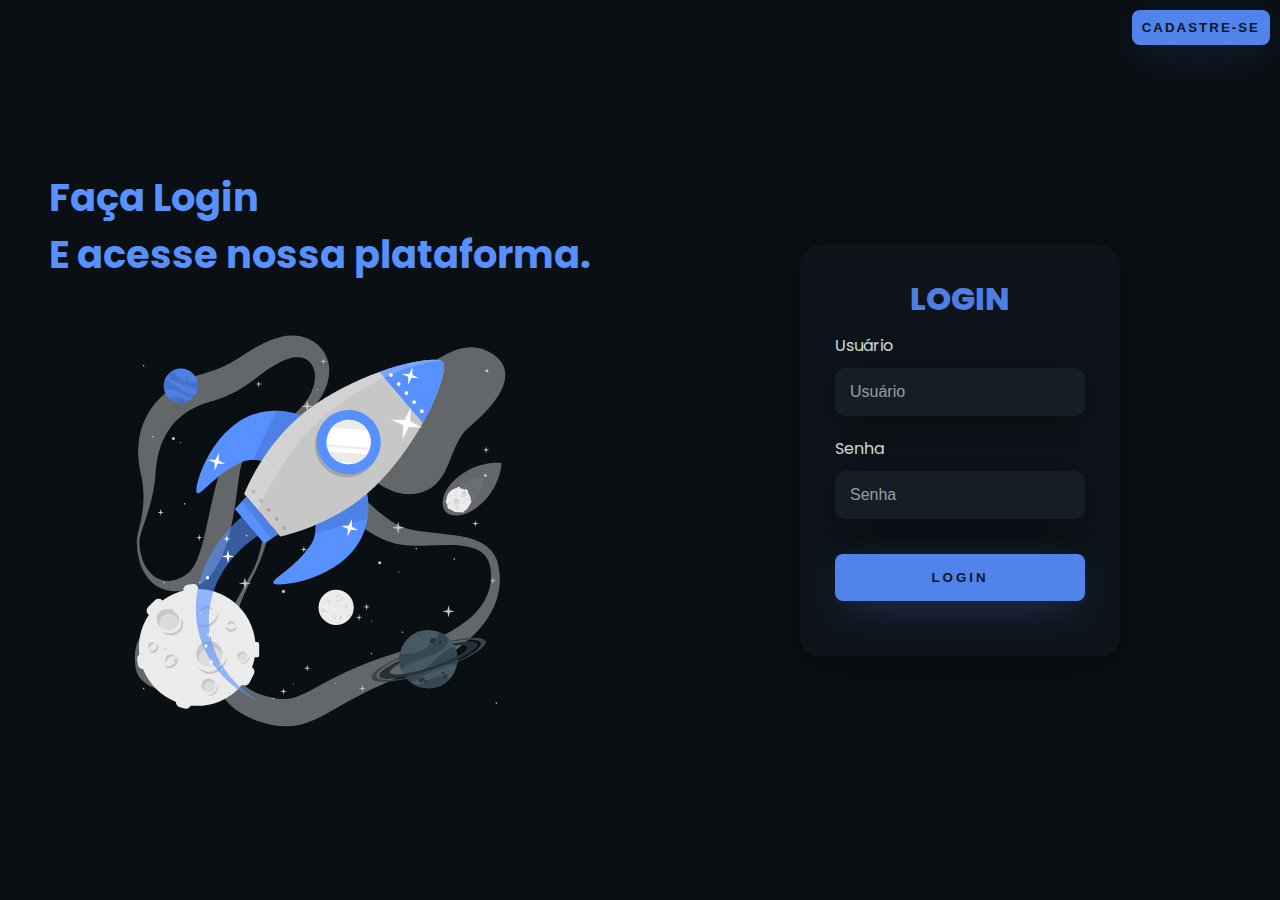
<file: index.html>
<!DOCTYPE html>
<html lang="en">
<head>
    <meta charset="UTF-8">
    <meta name="viewport" content="width=device-width, initial-scale=1.0">
    <link rel="stylesheet" href="style.css">
    <link rel="apple-touch-icon" sizes="180x180" href="/apple-touch-icon.png">
    <link rel="icon" type="image/png" sizes="32x32" href="/favicon-32x32.png">
    <link rel="icon" type="image/png" sizes="16x16" href="/favicon-16x16.png">
    <link rel="manifest" href="/site.webmanifest">
    <title>Login Vortex</title>
</head>
<body>
    
    <div class="main-login">
        <div class="left-login">
            <h1>Faça Login <br>E acesse nossa plataforma.</h1>
            <img src="login-img.svg" alt="Login Image">
        </div>
    
        <div class="right-login">
            <div class="card-login">
                <h1>LOGIN</h1>
                <div class="textfield">
                    <label for="usuario">Usuário</label>
                    <input type="text" id="usuario" placeholder="Usuário" required>
                </div>
                <div class="textfield">
                    <label for="senha">Senha</label>
                    <input type="password" id="senha" placeholder="Senha" required>
                </div>
                <button class="btn-login" onclick="login()">Login</button>
                <p id="login-error" style="color: red; display: none;">Usuário ou senha inválidos!</p>
            </div>
        </div>
    </div>

    <div class="modal" style="display: none;">
        <div class="modal-content">
            <div class="spinner"></div>
        </div>
    </div>

    <button class="cadastro" onclick="PageC()">Cadastre-se</button>
    
    <script>
        // Função para redirecionar para a página de cadastro
        function PageC() {
            document.querySelector('.modal').style.display = 'flex';
            setTimeout(function() {
                document.querySelector('.modal').style.display = 'none';
                window.location.href = "signup.html";
            }, 2500);
        }

        // Função para realizar o login
        function login() {
            const username = document.getElementById('usuario').value;
            const password = document.getElementById('senha').value;
            const errorElement = document.getElementById('login-error');

            // Mostrar modal de carregamento
            document.querySelector('.modal').style.display = 'flex';

            setTimeout(function() {
                // Verifica as credenciais do usuário
                const user = JSON.parse(localStorage.getItem('user'));
                if (user && user.username === username && user.password === password) {
                    localStorage.setItem('loggedIn', 'true'); // Salva o estado de login
                    localStorage.setItem('loggedUser', username); // Salva o nome de usuário
                    document.querySelector('.modal').style.display = 'none';
                    window.location.href = './assets/home.html'; // Redireciona para a página de boas-vindas
                } else {
                    errorElement.textContent = 'Usuário ou senha inválidos!';
                    errorElement.style.display = 'block';
                    document.querySelector('.modal').style.display = 'none';
                }
            }, 2000); // Simula o tempo de processamento
        }
    </script>
    
</body>
</html>
</file>
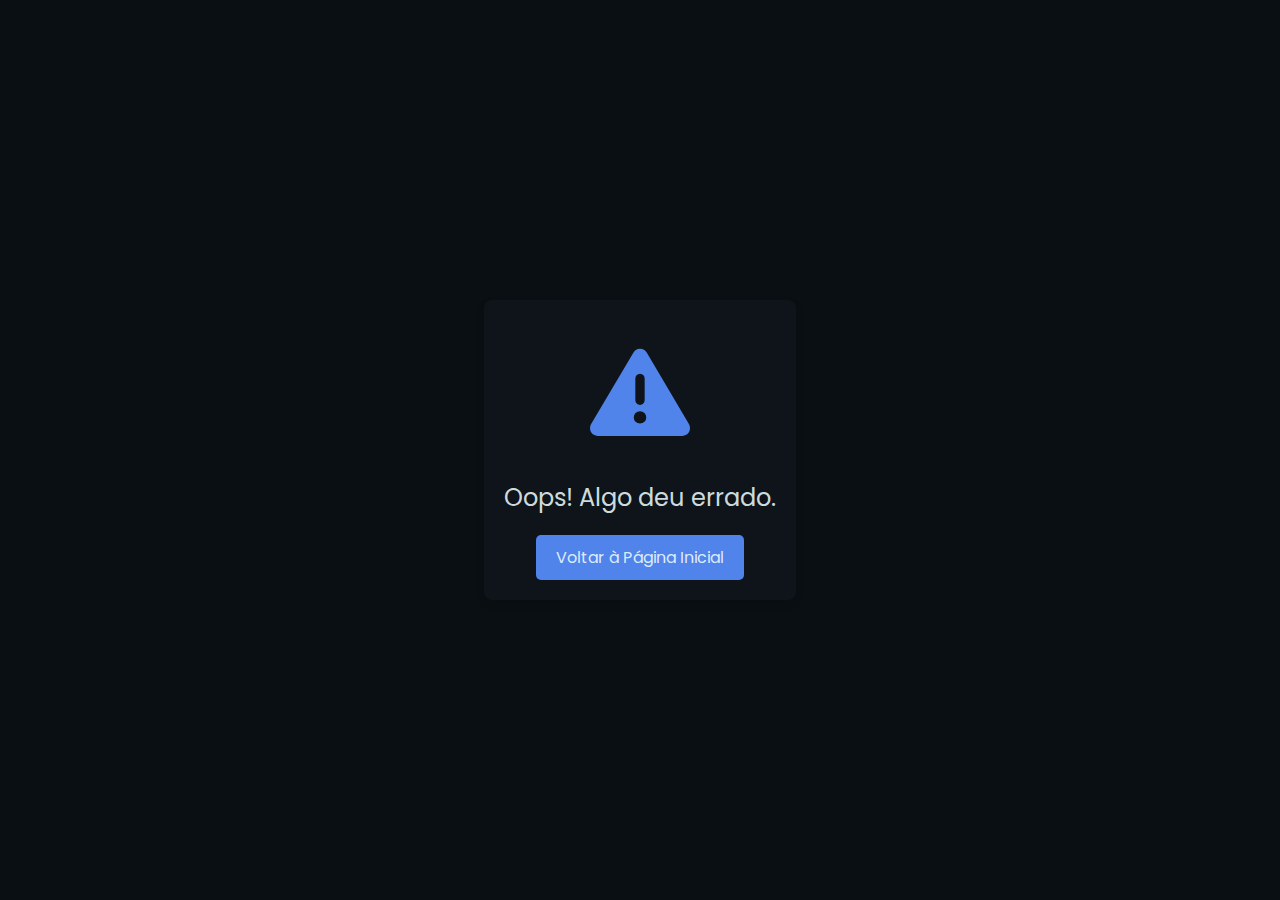
<file: erro.html>
<!DOCTYPE html>
<html lang="en">
<head>
    <meta charset="UTF-8">
    <meta name="viewport" content="width=device-width, initial-scale=1.0">
    <link rel="stylesheet" href="style.css">
    <link rel="apple-touch-icon" sizes="180x180" href="/apple-touch-icon.png">
    <link rel="icon" type="image/png" sizes="32x32" href="/favicon-32x32.png">
    <link rel="icon" type="image/png" sizes="16x16" href="/favicon-16x16.png">
    <link rel="manifest" href="/site.webmanifest">
    <link rel="stylesheet" href="https://cdnjs.cloudflare.com/ajax/libs/font-awesome/6.6.0/css/all.min.css"/>
    <title>Erro Vortex</title>
</head>
<body>

    <div class="error-page">
        <div class="error-container">
            <div class="error-icon">
                <i class="fa-solid fa-exclamation-triangle"></i>
            </div>
            <div class="error-message">
                Oops! Algo deu errado.
            </div>
            <a href="/" class="error-button">Voltar à Página Inicial</a>
        </div>
    </div>
</body>
</html>
</file>
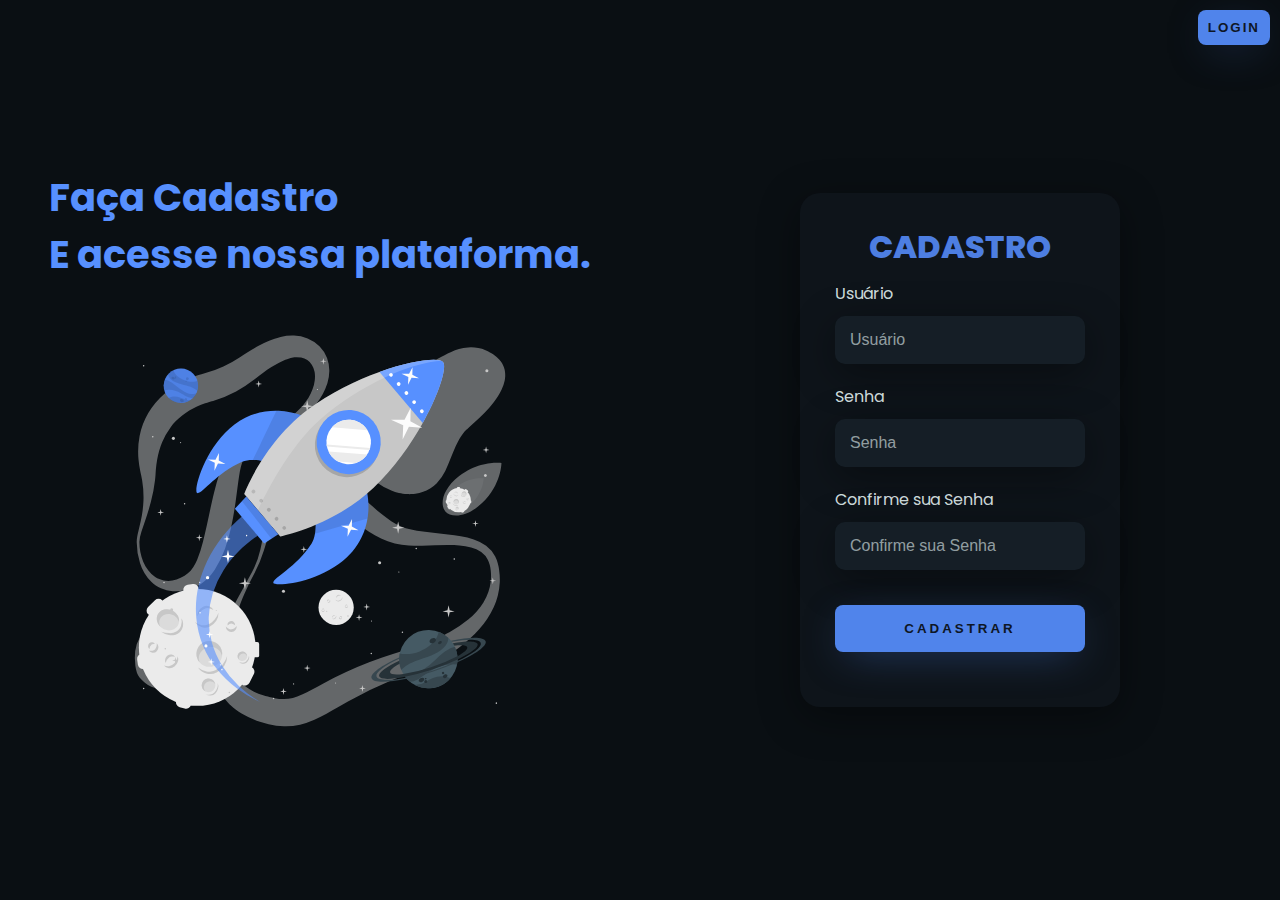
<file: signup.html>
<!DOCTYPE html>
<html lang="en">
<head>
    <meta charset="UTF-8">
    <meta name="viewport" content="width=device-width, initial-scale=1.0">
    <link rel="stylesheet" href="style.css">
    <link rel="apple-touch-icon" sizes="180x180" href="/apple-touch-icon.png">
    <link rel="icon" type="image/png" sizes="32x32" href="/favicon-32x32.png">
    <link rel="icon" type="image/png" sizes="16x16" href="/favicon-16x16.png">
    <link rel="manifest" href="/site.webmanifest">
    <title>SignUp Vortex</title>
</head>
<body>
    <div class="main-login">
        <div class="left-login">
            <h1>Faça Cadastro <br>E acesse nossa plataforma.</h1>
            <img src="login-img.svg">
        </div>
    
        <div class="right-login">
            <div class="card-login">
                <h1>CADASTRO</h1>
                <div class="textfield">
                    <label for="usuario">Usuário</label>
                    <input type="text" id="usuario" placeholder="Usuário" required>
                </div>
                <div class="textfield">
                    <label for="senha">Senha</label>
                    <input type="password" id="senha" placeholder="Senha" required>
                </div>
                <div class="textfield">
                    <label for="Csenha">Confirme sua Senha</label>
                    <input type="password" id="Csenha" placeholder="Confirme sua Senha" required>
                </div>
                <button class="btn-login" onclick="signUp()">Cadastrar</button>
                <p id="signup-error" style="color: red; display: none;">Erro no cadastro!</p>
            </div>
        </div>
    </div>

    <div class="modal">
        <div class="modal-content">
            <div class="spinner"></div>
        </div>
    </div>

    <div class="modal-signup" style="display: none;">
        <div class="modal-content-signup">
            <div class="infos-plus">
                <div class="textfield">
                    <label for="email">Email</label>
                    <input type="email" id="email" placeholder="Email" required>
                </div>
                <button class="btn-finish" onclick="Finish()">Terminar</button>
                <p id="finish-error" style="color: red; display: none;">Erro ao finalizar!</p>
            </div>
        </div>
    </div>

    <button class="cadastro" onclick="PageL()">Login</button>
    
    <script src="globalScript.js"></script>
</body>
</html>
</file>
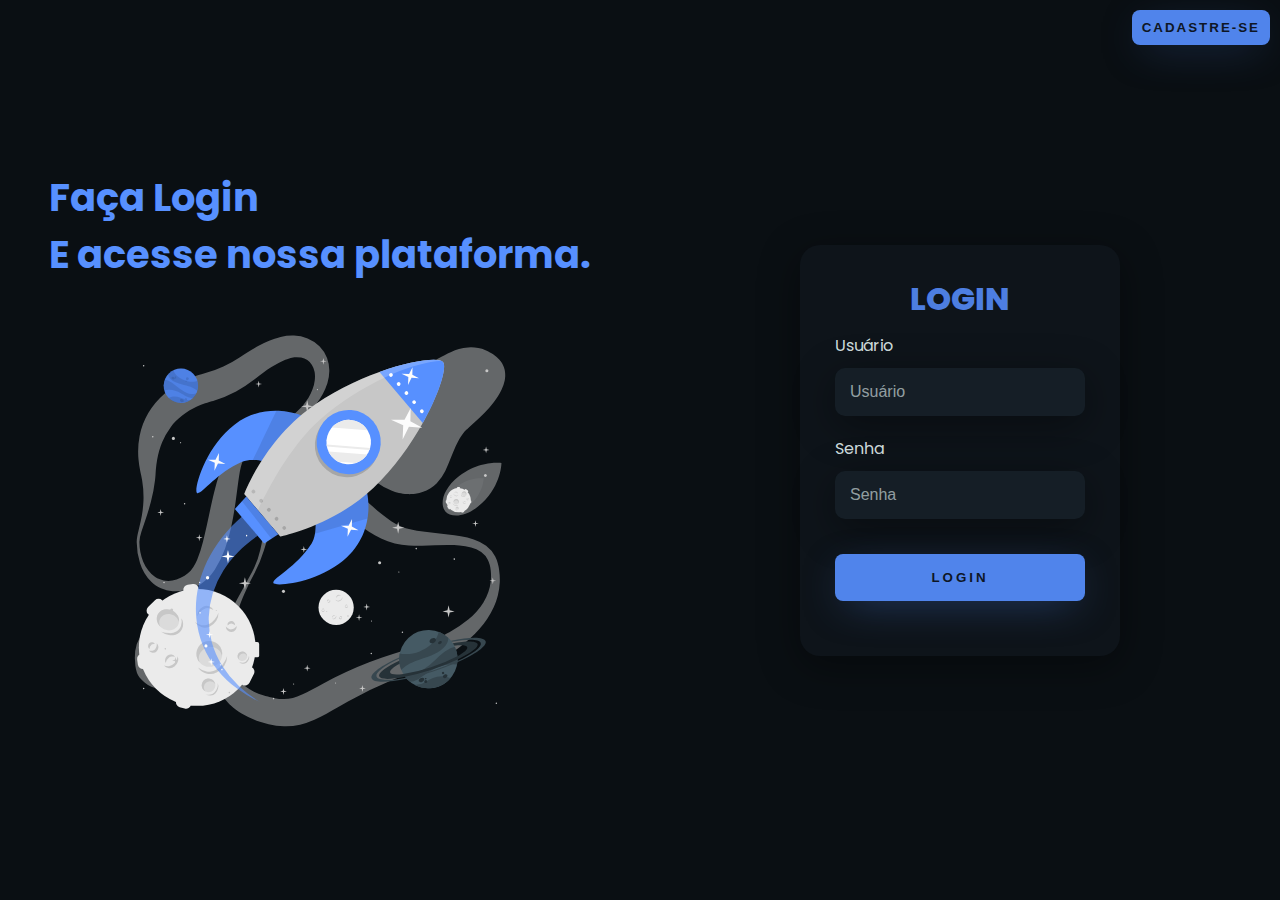
<file: assets/companies.html>
<!DOCTYPE html>
<html lang="en">
<head>
    <meta charset="UTF-8">
    <meta name="viewport" content="width=device-width, initial-scale=1.0">
    <link rel="stylesheet" href="style.css">
    <link rel="apple-touch-icon" sizes="180x180" href="/apple-touch-icon.png">
    <link rel="icon" type="image/png" sizes="32x32" href="/favicon-32x32.png">
    <link rel="icon" type="image/png" sizes="16x16" href="/favicon-16x16.png">
    <link rel="manifest" href="/site.webmanifest">
    <link rel="stylesheet" href="https://cdnjs.cloudflare.com/ajax/libs/font-awesome/6.6.0/css/all.min.css"/>
    <title>Home Vortex</title>
</head>
<body>
    
    <div class="menu">

        <div class="left">
            <span id="user-initial"></span>
            <span id="user-name"></span>
        </div>

        <div class="center">
            <li>
                <a href="home.html">
                    <span class="icon"><i class="fa-solid fa-house"></i></span>
                    <span class="text">Home</span>
                </a>
            </li>
            <li>
                <a href="">
                    <span class="icon"><i class="fa-regular fa-address-card"></i></span>
                    <span class="text">About</span>
                </a>
            </li>
            <li>
                <a href="">
                    <span class="icon"><i class="fa-solid fa-satellite"></i></i></span>
                    <span class="text">Services</span>
                </a>
            </li>
            <li>
                <a href="companies.html" class="active">
                    <span class="icon"><i class="fa-solid fa-building"></i></span>
                    <span class="text">Companies</span>
                </a>
            </li>
        </div>

        <div class="right">
            <a href="" id="Register-Company">
                <span class="icon"><i class="fa-solid fa-building"></i></span>
                <span class="text">Register Company</span>
            </a>
        </div>

    </div>

    <div class="modal" style="display: none;">
        <div class="modal-content">
            <div class="spinner"></div>
        </div>
    </div>

    <div class="companys"></div>

    <script>
        // Função para carregar e exibir os dados das empresas
        function loadCompanies() {
            const companies = JSON.parse(localStorage.getItem('companies')) || [];
            const companysContainer = document.querySelector('.companys');

            companies.forEach(company => {
                const companyDiv = document.createElement('div');
                companyDiv.className = 'company';

                companyDiv.innerHTML = `
                    <img src="${company.image}" alt="Company Logo">
                    <div class="text">
                        <h2>${company.name}</h2>
                        <p>${company.email}</p>
                    </div>
                `;

                companysContainer.appendChild(companyDiv);
            });
        }

        // Carrega as empresas quando a página é carregada
        window.onload = loadCompanies;

         // Verifica se o usuário está logado
         if (localStorage.getItem('loggedIn') !== 'true') {
            window.location.href = '../'; // Redireciona para a página de login se não estiver logado
        }

        // Obtém a primeira letra do nome de usuário
        const username = localStorage.getItem('loggedUser');
        if (username) {
            document.getElementById('user-initial').textContent = username.charAt(0).toUpperCase();
            document.getElementById('user-name').textContent = username
        }

        // Função para realizar o logout
        function logout() {
            localStorage.removeItem('loggedIn');
            localStorage.removeItem('loggedUser');
            window.location.href = '../'; // Redireciona para a página de login
        }

        document.getElementById('Register-Company').addEventListener('click', function(event) {
            event.preventDefault(); // Impede o comportamento padrão do link
            document.querySelector('.modal').style.display = 'flex'; // Exemplo de exibição de um modal
            setTimeout(function() {
            // Exemplo de ação: redirecionar para uma página de registro
            window.location.href = 'register-company.html';
            }, 3500)


        });
    </script>
</body>
</html>
</file>
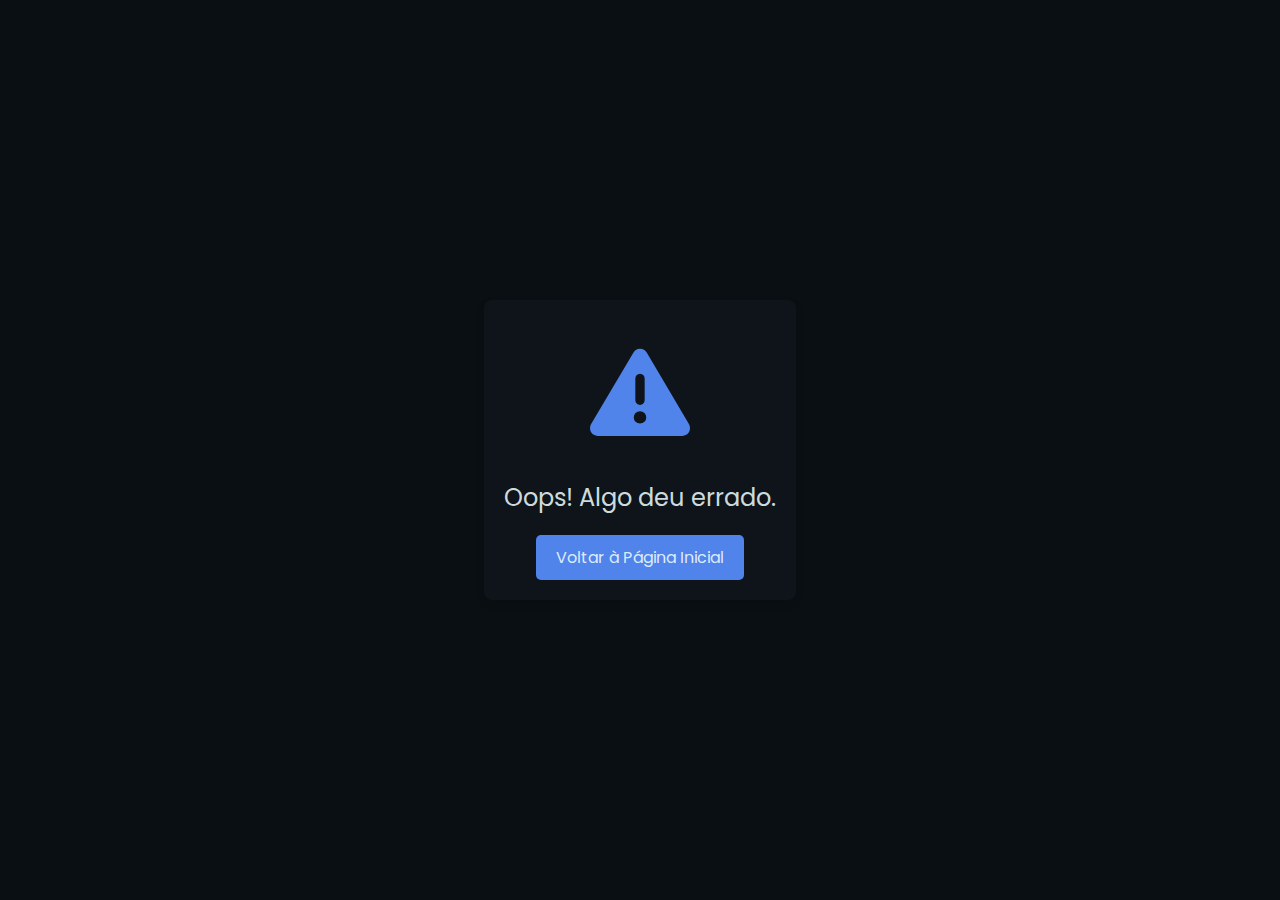
<file: assets/erro.html>
<!DOCTYPE html>
<html lang="en">
<head>
    <meta charset="UTF-8">
    <meta name="viewport" content="width=device-width, initial-scale=1.0">
    <link rel="stylesheet" href="style.css">
    <link rel="apple-touch-icon" sizes="180x180" href="/apple-touch-icon.png">
    <link rel="icon" type="image/png" sizes="32x32" href="/favicon-32x32.png">
    <link rel="icon" type="image/png" sizes="16x16" href="/favicon-16x16.png">
    <link rel="manifest" href="/site.webmanifest">
    <link rel="stylesheet" href="https://cdnjs.cloudflare.com/ajax/libs/font-awesome/6.6.0/css/all.min.css"/>
    <title>Erro Vortex</title>
</head>
<body>

    <div class="error-page">
        <div class="error-container">
            <div class="error-icon">
                <i class="fa-solid fa-exclamation-triangle"></i>
            </div>
            <div class="error-message">
                Oops! Algo deu errado.
            </div>
            <a href="/" class="error-button">Voltar à Página Inicial</a>
        </div>
    </div>

</body>
</html>
</file>
<file: style.css>
@import url('https://fonts.googleapis.com/css2?family=Poppins:ital,wght@0,100;0,200;0,300;0,400;0,500;0,600;0,700;0,800;0,900;1,100;1,200;1,300;1,400;1,500;1,600;1,700;1,800;1,900&display=swap');

body {
    margin: 0;
    font-family: 'Poppins', sans-serif;
}

body * {
    box-sizing: border-box;
}

.main-login {
    width: 100vw;
    height: 100vh;
    background-color: #0A0F13;
    display: flex;
    justify-content: center;
    align-items: center;
}

.left-login {
    width: 50vw;
    height: 100vh;
    display: flex;
    justify-content: center;
    align-items: center;
    flex-direction: column;
}

.left-login > h1 {
    font-size: 3vw;
    color: #5790FF; 
}

.left-login > img {
    width: 35vw;
}

.right-login {
    width: 50vw;
    height: 100vh;
    display: flex;
    justify-content: center;
    align-items: center;
}

.card-login {
    width: 50%;
    display: flex;
    justify-content: center;
    align-items: center;
    flex-direction: column;
    padding: 30px 35px;
    background-color: #0e141a;


    border-radius: 20px;
    box-shadow: 0 10px 40px #00000063;
}

.card-login > h1 {
    color: #4d7ee1;
    font-weight: 800;
    margin: 0;
}

.textfield {
    display: flex;
    flex-direction: column;
    align-items: flex-start;
    justify-content: center;
    margin: 10px 0px;
    width: 100%;
}

.textfield > input {
    width: 100%;
    border: none;
    border-radius: 10px;
    padding: 15px;
    background-color: #151e26;
    color: #f0ffffde;
    font-size: 12pt;
    box-shadow: 0 10px 40px #00000063;
    outline: none;
    box-sizing: border-box;
}

.textfield > input::placeholder {
    color: #f0ffff94;
}

.textfield > label {
    color: #f0ffffde;
    margin-bottom: 10px;
}

.btn-login {
    width: 100%;
    padding: 16px 0px;
    margin: 25px;
    border: none;
    border-radius: 8px;
    text-transform: uppercase;
    outline: none;
    font-weight: 800;
    letter-spacing: 3px;
    color: #0e1625;
    background-color: #5084eb;
    cursor: pointer;
    box-shadow: 0 10px 40px -12px #3b63b3a1;
}


.cadastro {
    position: absolute;
    top: 10px;
    right: 10px;

    border: none;
    border-radius: 8px;
    padding: 10px;
    background-color: #5084eb;
    cursor: pointer;
    box-shadow: 0 10px 40px -12px #3b63b3a1;
    text-transform: uppercase;
    outline: none;
    font-weight: 800;
    letter-spacing: 2px;
    color: #0e1625;
}

.modal, .modal-signup {
    position: fixed;
    top: 0;
    left: 0;
    width: 100%;
    height: 100%;
    display: none; /* Esconde o modal inicialmente */
    justify-content: center;
    align-items: center;
    background: rgba(0, 0, 0, 0.8);
    z-index: 1000;
    backdrop-filter: blur(5px);
}


.modal-content {
    background: #151e26;
    padding: 20px;
    border-radius: 15px;
    box-shadow: 0 10px 30px rgba(0, 0, 0, 0.5);
    text-align: center;
    animation: pulse 1.5s infinite;
}

.modal-content-signup {
    background: #151e26;
    padding: 20px;
    border-radius: 15px;
    box-shadow: 0 10px 30px rgba(0, 0, 0, 0.5);
    text-align: center;
    animation: pulse 1.5s infinite;
    width: 35%;
    margin: 350px auto;
}

@keyframes pulse {
    0% {
        transform: scale(1);
        box-shadow: 0 10px 30px rgba(0, 0, 0, 0.5);
    }
    50% {
        transform: scale(1.02);
        box-shadow: 0 15px 40px rgba(0, 0, 0, 0.7);
    }
    100% {
        transform: scale(1);
        box-shadow: 0 10px 30px rgba(0, 0, 0, 0.5);
    }
}

/* Estilos do spinner */
.spinner {
    border: 8px dashed #5084eb; /* Borda externa com traços */
    border-radius: 50%;
    width: 70px;
    height: 70px;
    animation: spin 1s linear infinite, spin-pulse 2s infinite ease-in-out;
    margin: 0 auto 20px;
    position: relative;
    display: flex;
    justify-content: center;
    align-items: center;
}

.spinner:before {
    content: '';
    position: absolute;
    top: 8px;
    left: 8px;
    right: 8px;
    bottom: 8px;
    border: 4px solid rgba(255, 255, 255, 0.5); /* Borda interna transparente */
    border-radius: 50%;
    border-top: 4px solid #fff; /* Adiciona um traço colorido para destaque */
    animation: spin 2s linear infinite;
}

@keyframes spin {
    0% { transform: rotate(0deg); }
    100% { transform: rotate(360deg); }
}

@keyframes spin-pulse {
    0% {
        box-shadow: 0 0 0 0 #4d7ee1ac;
    }
    50% {
        box-shadow: 0 0 20px 10px #4d7ee1ac;
    }
    100% {
        box-shadow: 0 0 0 0 #4d7ee100;
    }
}


.text {
    font-size: 13px;
    font-weight: 500;
    color: #fff;
    letter-spacing: 1px;
}

.btn-finish {
    box-sizing: border-box;

    width: 100%;
    padding: 16px 0px;
    border: none;
    border-radius: 8px;
    text-transform: uppercase;
    outline: none;
    font-weight: 800;
    letter-spacing: 3px;
    color: #0e1625;
    background-color: #5084eb;
    cursor: pointer;
    box-shadow: 0 10px 40px -12px #3b63b3a1;
}

/* Estilo geral para a página de erro */
.error-page {
    display: flex;
    flex-direction: column;
    align-items: center;
    justify-content: center;
    height: 100vh;
    background-color: #0A0F13;
    text-align: center;
}

/* Container da mensagem de erro */
.error-container {
    max-width: 600px;
    padding: 20px;
    background-color: #0e141a;
    border-radius: 8px;
    box-shadow: 0 4px 8px rgba(0, 0, 0, 0.1);
}

/* Estilo do ícone de erro */
.error-icon {
    font-size: 100px;
    color: #5084eb;
}

/* Estilo do texto de erro */
.error-message {
    font-size: 24px;
    color: #f0ffffde;
    margin-top: 10px;
    margin-bottom: 20px;
}

/* Estilo do botão de retorno */
.error-button {
    display: inline-block;
    padding: 10px 20px;
    font-size: 16px;
    color: #f0ffffde;
    background-color: #5084eb;
    border: none;
    border-radius: 5px;
    text-decoration: none;
    cursor: pointer;
    transition: background-color 0.3s;
}

.error-button:hover {
    background-color: #4270cb;
}

@media only screen and (max-width: 950px) {
    .card-login {
        width: 75%;
    }

    .modal-content-signup {
        width: 45%;
    }
}

@media only screen and (max-width: 600px) {
    .main-login {
        flex-direction: column;
    }

    .left-login > h1 {
        display: none;
    }

    .left-login, .right-login {
        width: 100%;
        height: auto;
    }

    .left-login img {
        width: 50vw;
        margin-bottom: 10px;
    }

    .modal-content-signup {
        width: 45%;
    }
}
</file>
<file: assets/style.css>
@import url('https://fonts.googleapis.com/css2?family=Poppins:ital,wght@0,100;0,200;0,300;0,400;0,500;0,600;0,700;0,800;0,900;1,100;1,200;1,300;1,400;1,500;1,600;1,700;1,800;1,900&display=swap');

body {
    margin: 0;
    font-family: 'Poppins', sans-serif;
    background-color: #0A0F13;
    overflow-x: hidden;
}

body * {
    box-sizing: border-box;
}


/* Basic styling for the menu */
.menu {
    display: flex;
    justify-content: space-between;
    align-items: center;
    padding: 20px 20px;
    background-color: #0e141a;
    color: #f0ffffde;
}

.menu .left,
.menu .center,
.menu .right {
    flex: 1;
}

.menu .left {
    text-align: left;
    display: flex;
    align-items: center;
    gap: .5rem;
}

.menu .center {
    text-align: center;
    display: flex;
    align-items: center;
    gap: .5rem;
    list-style: none;
}

.menu .right {
    text-align: right;
    display: flex;
    align-items: center;
    gap: .5rem;
    list-style: none;
}

/* Style links */
.menu a {
    color: #f0ffffde;
    text-decoration: none;
    margin: 0 10px;
    display: flex;
    align-items: center;
    gap: .5rem;
    padding: 8px;
    border-radius: 10px;
    transition: .5s ease-in-out;
    border: 2px dashed #fff0;
}

.menu a.active {
    border: 2px dashed #f0ffffde;
    box-shadow:  0 10px 40px #00000063;
}

.menu a:hover {
    border: 2px dashed #f0ffffde;
    box-shadow:  0 10px 40px #00000063;
}

#Register-Company {
    color: #0e141a;
    text-decoration: none;
    right: 5px; /* Define a distância do lado direito */
    display: flex;
    align-items: center;
    gap: .5rem;
    padding: 8px;
    border-radius: 10px;
    transition: .5s ease-in-out;
    background-color: #5084eb;
    cursor: pointer;
    box-shadow: 0 10px 40px -12px #3b63b3a1;
    border: 2px dashed #fff0;
    font-weight: 600;
}


.menu #Register-Company:hover {
    border: 2px dashed #0e141a;
    box-shadow:  0 10px 40px #3b63b3a1;
}

/* Style the title */
.menu .center h1 {
    font-size: 24px;
}

.modal{
    position: fixed;
    top: 0;
    left: 0;
    width: 100%;
    height: 100%;
    display: none; /* Esconde o modal inicialmente */
    justify-content: center;
    align-items: center;
    background: rgba(0, 0, 0, 0.8);
    z-index: 1000;
    backdrop-filter: blur(5px);
}


.modal-content {
    background: #151e26;
    padding: 20px;
    border-radius: 15px;
    box-shadow: 0 10px 30px rgba(0, 0, 0, 0.5);
    text-align: center;
    animation: pulse 1.5s infinite;
}

/* Estilo geral para a página de erro */
.error-page {
    display: flex;
    flex-direction: column;
    align-items: center;
    justify-content: center;
    height: 100vh;
    background-color: #0A0F13;
    text-align: center;
}

/* Container da mensagem de erro */
.error-container {
    max-width: 600px;
    padding: 20px;
    background-color: #0e141a;
    border-radius: 8px;
    box-shadow: 0 4px 8px rgba(0, 0, 0, 0.1);
}

/* Estilo do ícone de erro */
.error-icon {
    font-size: 100px;
    color: #5084eb;
}

/* Estilo do texto de erro */
.error-message {
    font-size: 24px;
    color: #f0ffffde;
    margin-top: 10px;
    margin-bottom: 20px;
}

/* Estilo do botão de retorno */
.error-button {
    display: inline-block;
    padding: 10px 20px;
    font-size: 16px;
    color: #f0ffffde;
    background-color: #5084eb;
    border: none;
    border-radius: 5px;
    text-decoration: none;
    cursor: pointer;
    transition: background-color 0.3s;
}

.error-button:hover {
    background-color: #4270cb;
}

.register {
    width: 100vw;
    height: 100vh;
    display: flex;
    justify-content: center;
    align-items: center;
}

.card-register {
    width: 30%;
    display: flex;
    justify-content: center;
    align-items: center;
    flex-direction: column;
    padding: 30px 35px;
    background-color: #0e141a;


    border-radius: 20px;
    box-shadow: 0 10px 40px #00000063;
}

.card-register > h1 {
    color: #4d7ee1;
    font-weight: 800;
    margin: 0;
}

.textfield {
    display: flex;
    flex-direction: column;
    align-items: flex-start;
    justify-content: center;
    margin: 10px 0px;
    width: 100%;
}

.textfield > input {
    width: 100%;
    border: none;
    border-radius: 10px;
    padding: 15px;
    background-color: #151e26;
    color: #f0ffffde;
    font-size: 12pt;
    box-shadow: 0 10px 40px #00000063;
    outline: none;
    box-sizing: border-box;
}

.textfield > input::placeholder {
    color: #f0ffff94;
}

.textfield > label {
    color: #f0ffffde;
    margin-bottom: 10px;
}

/* Modificando a cor do botão (não suportado em todos os navegadores) */
input[type="file"]::-webkit-file-upload-button {
    background: #0e141a; /* Cor de fundo verde */
    border: 2px dashed #f0fffff6;
    color: #f0fffff6;
    padding: 10px 15px;
    margin-right: 8px;
    text-align: center;
    text-decoration: none;
    display: inline-block;
    font-size: 16px;
    border-radius: 10px;
    cursor: pointer;
}

/* Alterar a cor do botão no Firefox */
input[type="file"]::-moz-file-upload {
    background: #0A0F13; /* Cor de fundo verde */
    border: 2px dashed #f0fffff6;
    color: #f0fffff6;
    padding: 10px 20px;
    text-align: center;
    text-decoration: none;
    display: inline-block;
    font-size: 16px;
    border-radius: 4px;
    cursor: pointer;
}

.preview {
    margin-top: 10px;
    max-width: 90px;
    max-height: 90px;
}

.btn-register {
    width: 100%;
    padding: 16px 0px;
    margin: 25px;
    border: none;
    border-radius: 8px;
    text-transform: uppercase;
    outline: none;
    font-weight: 800;
    letter-spacing: 3px;
    color: #0e1625;
    background-color: #5084eb;
    cursor: pointer;
    box-shadow: 0 10px 40px -12px #3b63b3a1;
}

.companys {
    background-color: #0e141a;
    padding: 20px;
    margin: 50px auto; /* Centraliza horizontalmente */
    border-radius: 10px;
    width: 90%; /* Ajusta a largura para ficar mais harmônico */
    max-width: 1200px; /* Define uma largura máxima para evitar que fique muito largo */
    display: grid;
    grid-template-columns: repeat(auto-fill, minmax(300px, 1fr)); /* Ajusta automaticamente a quantidade de colunas */
    gap: 20px; /* Espaçamento entre os itens */
}

.company {
    background-color: #12181e;
    padding: 20px;
    border-radius: 10px;
    display: flex;
    flex-direction: column;
    align-items: center;
    color: #f0ffffde;
    transition: transform 0.3s, box-shadow 0.3s; /* Adiciona transição suave */
}

.company:hover {
    transform: scale(1.05); /* Aumenta o tamanho quando o mouse passa por cima */
    box-shadow: 0 4px 12px rgba(0, 0, 0, 0.3); /* Adiciona sombra quando o mouse passa por cima */
}

.company img {
    width: 100%;
    max-width: 200px; /* Define uma largura máxima para a imagem */
    height: auto;
    border-radius: 10px;
    object-fit: cover; /* Garante que a imagem cubra o espaço disponível sem distorção */
    margin-bottom: 15px; /* Espaço abaixo da imagem */
}

.company .text {
    text-align: center; /* Centraliza o texto */
}

.company .text h2 {
    font-size: 1.5em; /* Tamanho do título */
    margin-bottom: 10px; /* Espaço abaixo do título */
}

.company .text p {
    font-size: 1em; /* Tamanho do texto */
    color: #c0c0c0; /* Cor do texto */
}


@keyframes pulse {
    0% {
        transform: scale(1);
        box-shadow: 0 10px 30px rgba(0, 0, 0, 0.5);
    }
    50% {
        transform: scale(1.02);
        box-shadow: 0 15px 40px rgba(0, 0, 0, 0.7);
    }
    100% {
        transform: scale(1);
        box-shadow: 0 10px 30px rgba(0, 0, 0, 0.5);
    }
}

/* Estilos do spinner */
.spinner {
    border: 8px dashed #5084eb; /* Borda externa com traços */
    border-radius: 50%;
    width: 70px;
    height: 70px;
    animation: spin 1s linear infinite, spin-pulse 2s infinite ease-in-out;
    margin: 0 auto 20px;
    position: relative;
    display: flex;
    justify-content: center;
    align-items: center;
}

.spinner:before {
    content: '';
    position: absolute;
    top: 8px;
    left: 8px;
    right: 8px;
    bottom: 8px;
    border: 4px solid rgba(255, 255, 255, 0.5); /* Borda interna transparente */
    border-radius: 50%;
    border-top: 4px solid #fff; /* Adiciona um traço colorido para destaque */
    animation: spin 2s linear infinite;
}

@keyframes spin {
    0% { transform: rotate(0deg); }
    100% { transform: rotate(360deg); }
}

@keyframes spin-pulse {
    0% {
        box-shadow: 0 0 0 0 #4d7ee1ac;
    }
    50% {
        box-shadow: 0 0 20px 10px #4d7ee1ac;
    }
    100% {
        box-shadow: 0 0 0 0 #4d7ee100;
    }
}

#user-initial {
    background-color: #151e26;
    padding: 10px;
    display: flex;
    align-items: center;
    justify-content: center;
    width: 50px;
    height: 50px;
    border-radius: 50%;
    box-shadow: 0 10px 40px #00000063;

    font-size: 18px;
    font-weight: bold;
    color: #f0ffffde;
}

@media only screen and (max-width: 950px) { 
    .menu {
        flex-direction: column;
        gap: 1rem;
    }


    .card-register {
        width: 80%;
    }

    .spinner {
        border: 4px dashed #5084eb;
    }
}

@media only screen and (max-width: 650px) {
    .menu {
        height: 220px;
    }

    .menu .center a{
        padding: 10px;
        flex-direction: column;
        gap: 0;
    }

    .menu .center a span.text {
        font-size: .7rem;
    }

    .card-register {
        width: 80%;
    }

    #Register-Company {
        right: 112px;
        top: 165px;
    }
}
</file>
